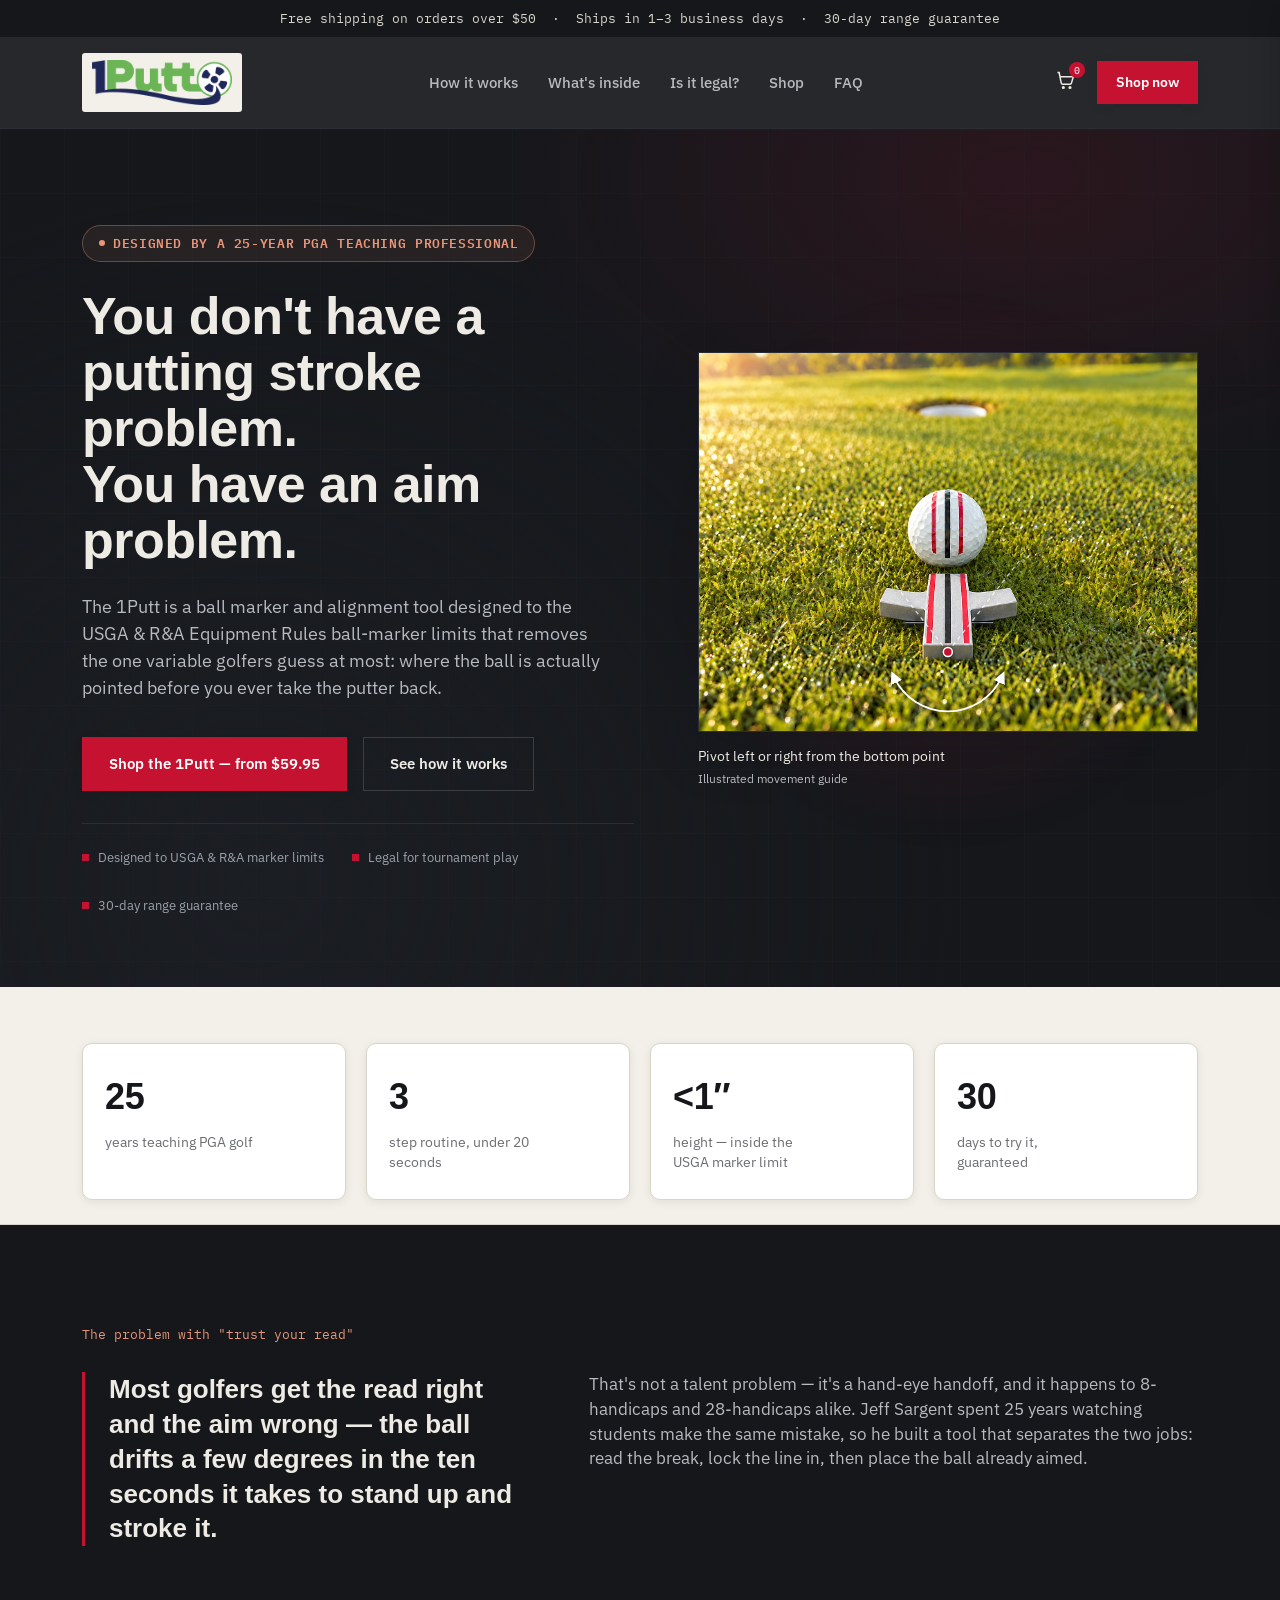
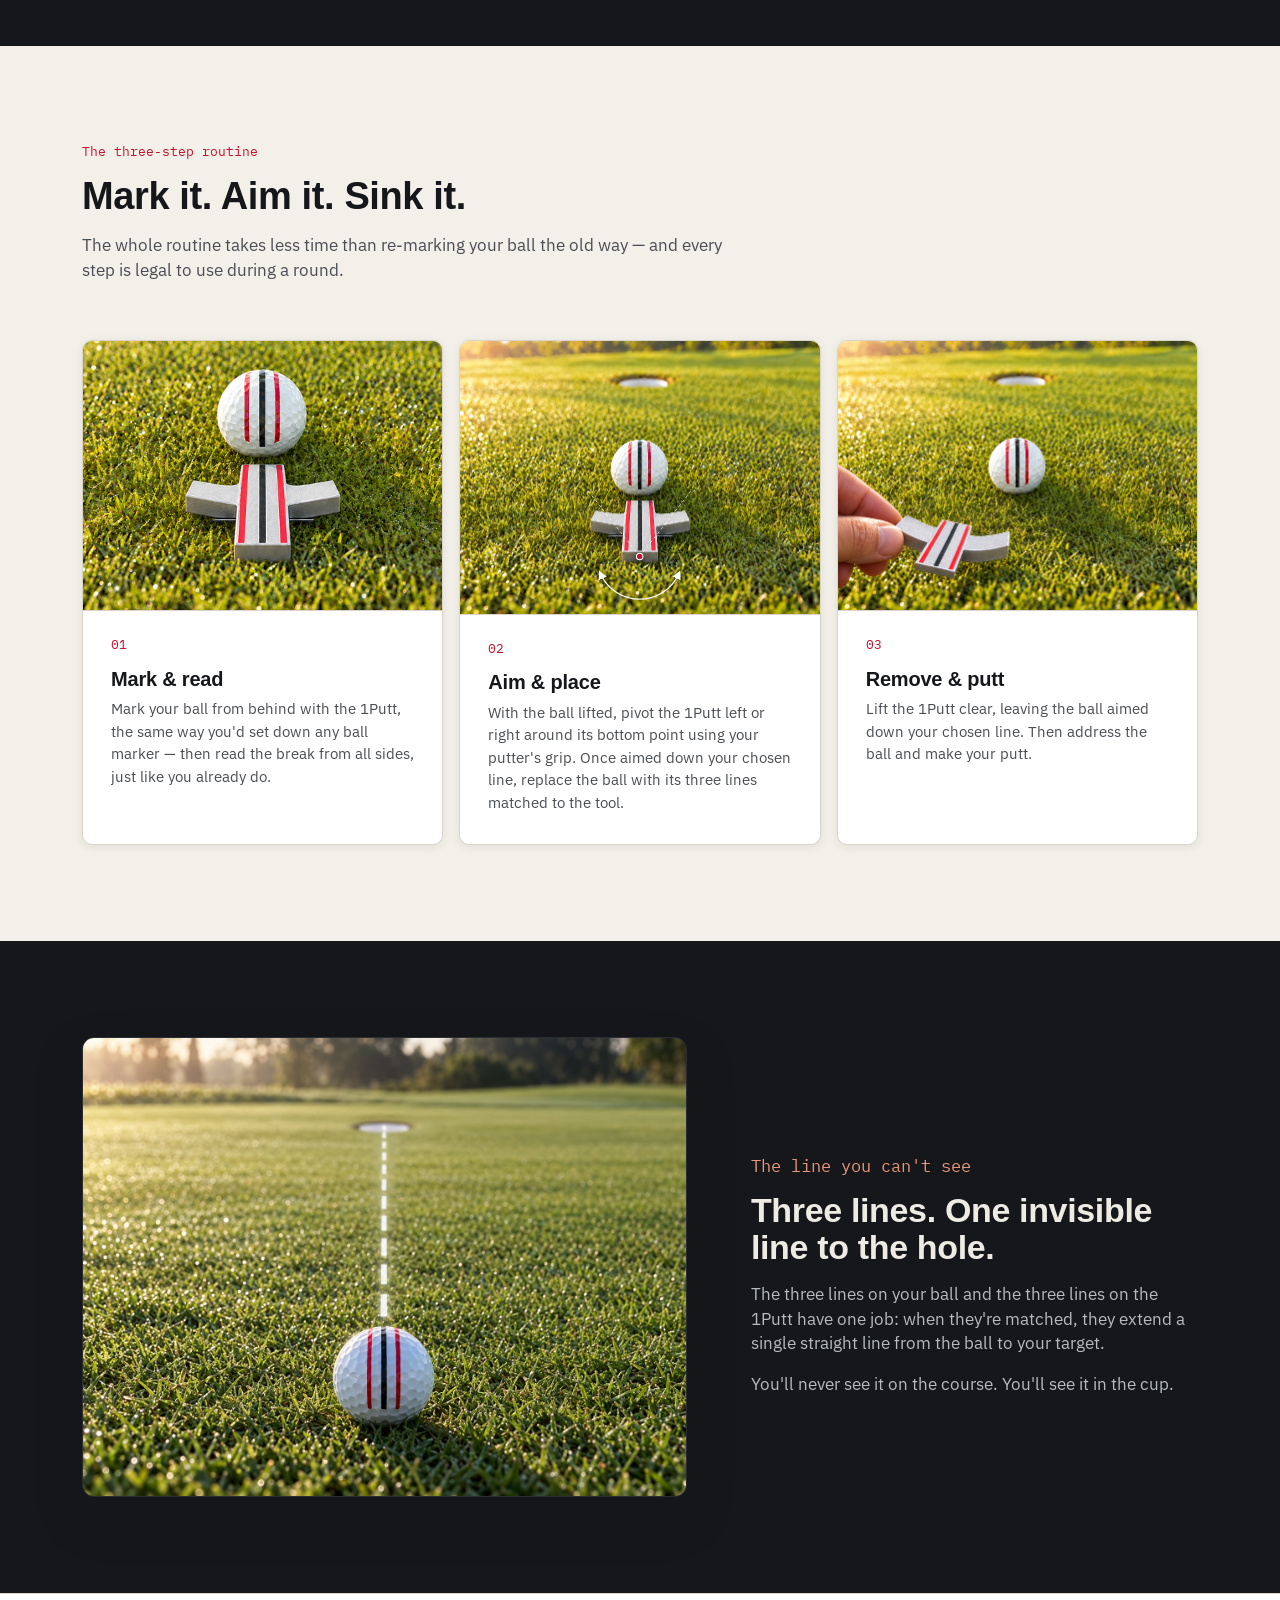
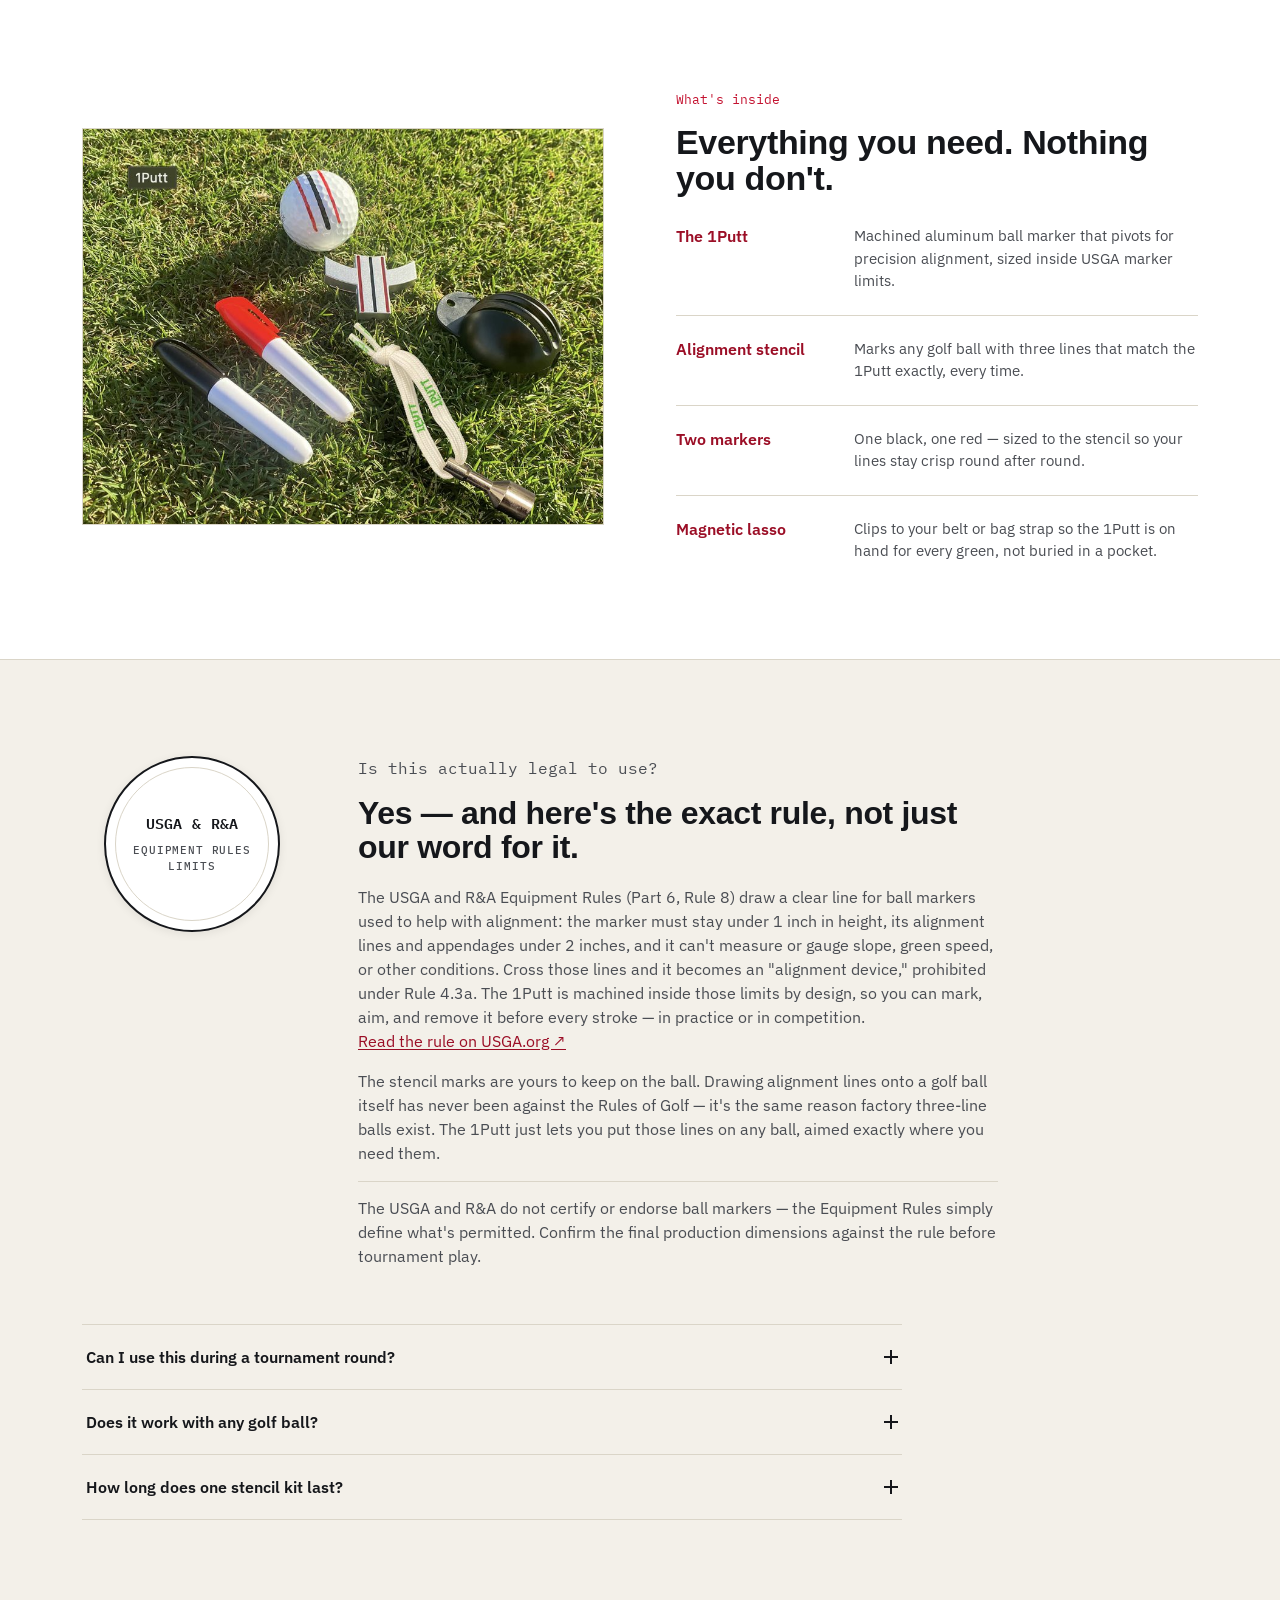
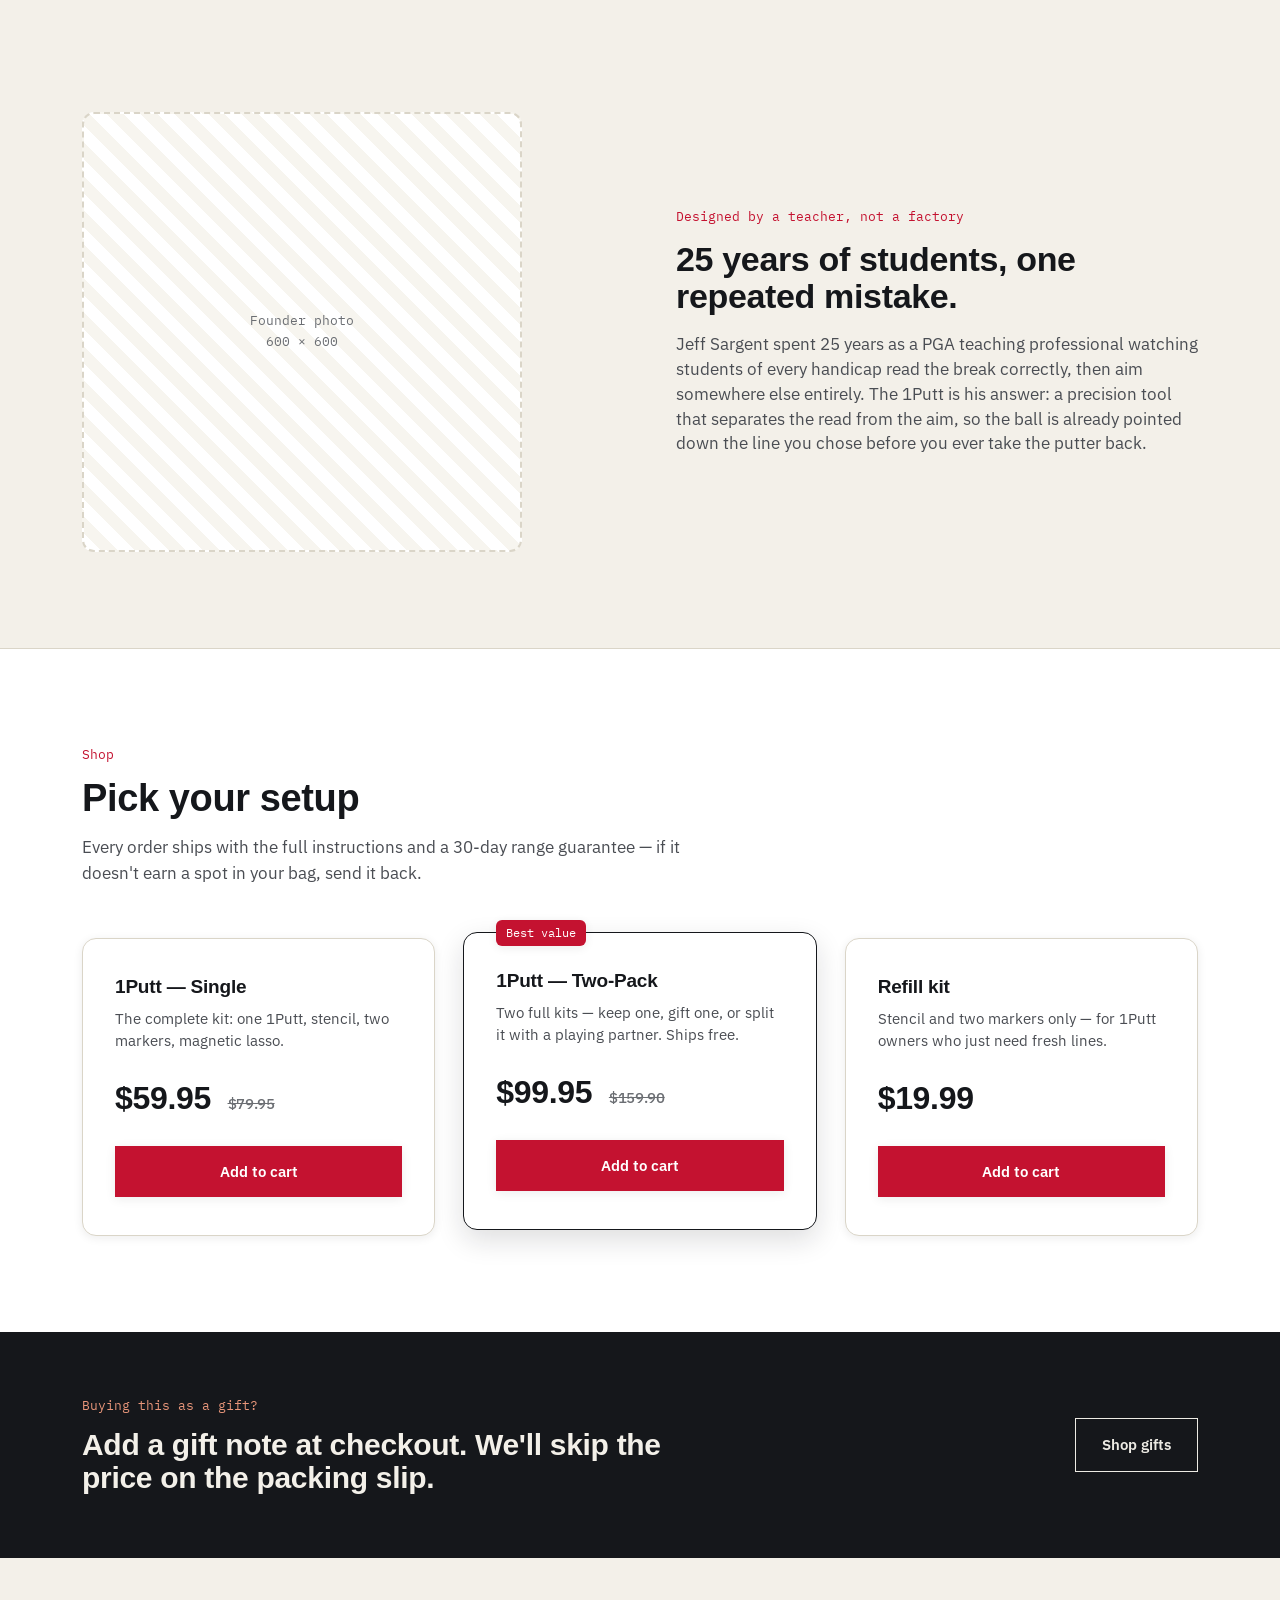
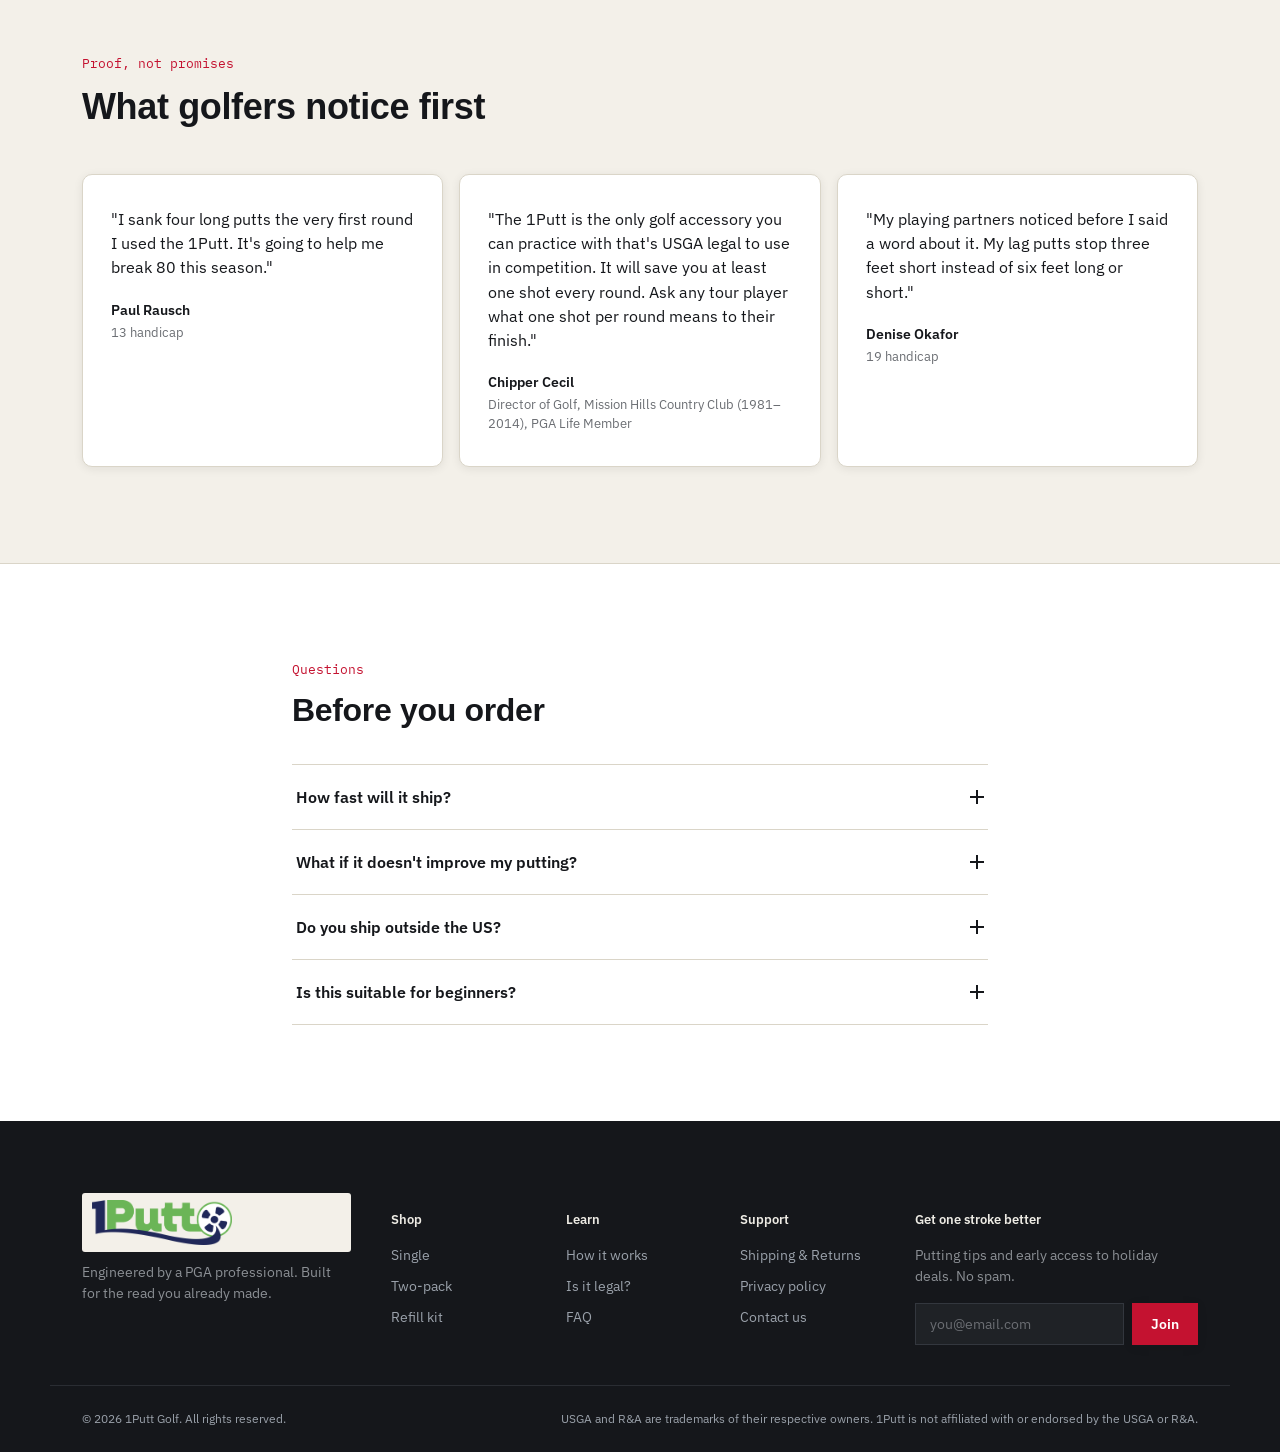
<file: index.html>
<!DOCTYPE html>
<html lang="en">
<head>
<meta charset="UTF-8">
<meta name="viewport" content="width=device-width, initial-scale=1.0">
<title>1Putt — The Alignment Tool Built to Fix One Variable</title>
<meta name="description" content="A putting alignment tool and ball marker built inside USGA & R&A Equipment Rules limits, engineered by a 25-year PGA teaching professional. Mark it. Read it. Sink it.">
<!-- Open Graph / link previews -->
<meta property="og:type" content="website">
<meta property="og:site_name" content="1Putt">
<meta property="og:title" content="1Putt — You don't have a putting stroke problem. You have an aim problem.">
<meta property="og:description" content="A ball marker and alignment tool built inside USGA &amp; R&amp;A Equipment Rules limits. Mark it. Read it. Aim it. Sink it.">
<meta property="og:image" content="https://1putt.netlify.app/assets/hero-aim.jpg">
<meta property="og:url" content="https://1putt.netlify.app/">
<meta name="twitter:card" content="summary_large_image">
<!-- TODO: replace this placeholder favicon with the real 1Putt mark before launch -->
<link rel="icon" href="data:image/svg+xml,%3Csvg xmlns='http://www.w3.org/2000/svg' viewBox='0 0 32 32'%3E%3Crect width='32' height='32' rx='6' fill='%2315171B'/%3E%3Ctext x='16' y='22' font-family='Arial' font-size='13' font-weight='800' fill='%23C41230' text-anchor='middle'%3E1P%3C/text%3E%3C/svg%3E">
<link rel="preconnect" href="https://fonts.googleapis.com">
<link rel="preconnect" href="https://fonts.gstatic.com" crossorigin>
<link href="https://fonts.googleapis.com/css2?family=Archivo+Expanded:wght@600;700;800&family=IBM+Plex+Sans:wght@400;500;600;700&family=IBM+Plex+Mono:wght@500;600&display=swap" rel="stylesheet">
<link rel="stylesheet" href="css/styles.css">
</head>
<body>

<!-- ============ ANNOUNCEMENT BAR ============ -->
<div class="announce">
  <p>Free shipping on orders over $50 &nbsp;·&nbsp; Ships in 1–3 business days &nbsp;·&nbsp; 30-day range guarantee</p>
</div>

<!-- ============ NAV ============ -->
<header class="nav" id="nav">
  <div class="nav-inner">
    <a href="#top" class="wordmark brand-logo" aria-label="1Putt home"><img src="assets/1putt-logo-transparent.png" alt="1Putt" width="200" height="65"></a>
    <nav class="nav-links">
      <a href="#how-it-works">How it works</a>
      <a href="#whats-inside">What's inside</a>
      <a href="#legal">Is it legal?</a>
      <a href="#pricing">Shop</a>
      <a href="#faq">FAQ</a>
    </nav>
    <div class="nav-actions">
      <button class="cart-btn" id="cartToggle" aria-label="Open cart">
        <svg width="20" height="20" viewBox="0 0 24 24" fill="none" stroke="currentColor" stroke-width="1.8"><path d="M3 3h2l2.4 12.4a2 2 0 0 0 2 1.6h8.4a2 2 0 0 0 2-1.6L22 8H6"/><circle cx="10" cy="21" r="1"/><circle cx="18" cy="21" r="1"/></svg>
        <span class="cart-count" id="cartCount">0</span>
      </button>
      <a href="#pricing" class="btn btn-primary btn-small">Shop now</a>
    </div>
  </div>
</header>

<main id="top">

  <!-- ============ HERO ============ -->
  <section class="hero">
    <div class="hero-inner">
      <div class="hero-copy">
        <p class="hero-kicker">Designed by a 25-year PGA teaching professional</p>
        <h1>You don't have a putting stroke problem.<br>You have an aim problem.</h1>
        <p class="hero-sub">The 1Putt is a ball marker and alignment tool designed to the USGA &amp; R&amp;A Equipment Rules ball-marker limits that removes the one variable golfers guess at most: where the ball is actually pointed before you ever take the putter back.</p>
        <div class="hero-actions">
          <a href="#pricing" class="btn btn-primary">Shop the 1Putt — from $59.95</a>
          <a href="#how-it-works" class="btn btn-ghost">See how it works</a>
        </div>
        <ul class="trust-row">
          <li>Designed to USGA &amp; R&amp;A marker limits</li>
          <li>Legal for tournament play</li>
          <li>30-day range guarantee</li>
        </ul>
      </div>
      <div class="hero-media">
        <div class="pivot-photo">
          <img src="assets/hero-aim.jpg" alt="1Putt behind the ball, with its curved wings facing the ball and hole. A diagram shows left and right rotation around the bottom point." loading="eager">
          <svg class="pivot-overlay" viewBox="0 0 1000 760" aria-hidden="true">
            <defs><marker id="hero-arrow" markerWidth="7" markerHeight="7" refX="3.5" refY="3.5" orient="auto-start-reverse"><path d="M0 0 L7 3.5 L0 7Z" fill="#fff"/></marker></defs>
            <path class="pivot-ray" d="M500 600 L354 414 M500 600 L646 414"/>
            <path class="pivot-arc" d="M392 650 A119 119 0 0 0 608 650" marker-start="url(#hero-arrow)" marker-end="url(#hero-arrow)"/>
            <circle cx="500" cy="600" r="9" fill="#C41230" stroke="#fff" stroke-width="3"/>
          </svg>
        </div>
        <p class="pivot-caption">Pivot left or right from the bottom point <span>Illustrated movement guide</span></p>
        <!-- LAUNCH PRIORITY: record a 15–30 second demo clip (phone video is fine):
             mark -> aim -> place -> remove -> ball rolls end-over-end into the cup.
             Embed it here or above the step photos with a visible play control. -->
      </div>
    </div>
  </section>

  <!-- ============ SPEC STRIP ============ -->
  <section class="spec-strip">
    <div class="spec-strip-inner">
      <div class="spec">
        <span class="spec-num">25</span>
        <span class="spec-label">years teaching PGA golf</span>
      </div>
      <div class="spec">
        <span class="spec-num">3</span>
        <span class="spec-label">step routine, under 20 seconds</span>
      </div>
      <div class="spec">
        <span class="spec-num">&lt;1&Prime;</span>
        <span class="spec-label">height — inside the USGA marker limit</span>
      </div>
      <div class="spec">
        <span class="spec-num">30</span>
        <span class="spec-label">days to try it, guaranteed</span>
      </div>
    </div>
  </section>

  <!-- ============ THE PROBLEM (dark editorial) ============ -->
  <section class="editorial">
    <div class="editorial-inner">
      <div class="editorial-label">The problem with "trust your read"</div>
      <div class="editorial-grid">
        <p class="editorial-lede">Most golfers get the read right and the aim wrong — the ball drifts a few degrees in the ten seconds it takes to stand up and stroke it.</p>
        <div class="editorial-body">
          <p>That's not a talent problem — it's a hand-eye handoff, and it happens to 8-handicaps and 28-handicaps alike. Jeff Sargent spent 25 years watching students make the same mistake, so he built a tool that separates the two jobs: read the break, lock the line in, then place the ball already aimed.</p>
        </div>
      </div>
    </div>
  </section>

  <!-- ============ HOW IT WORKS ============ -->
  <section class="how-it-works" id="how-it-works">
    <div class="section-inner">
      <p class="section-kicker">The three-step routine</p>
      <h2>Mark it. Aim it. Sink it.</h2>
      <p class="section-sub">The whole routine takes less time than re-marking your ball the old way — and every step is legal to use during a round.</p>

      <div class="steps-grid">
        <div class="step">
          <div class="step-media">
            <img src="assets/step-1.jpg" alt="Close-up of the 1Putt behind the ball, curved wings facing the ball and hole" loading="lazy">
          </div>
          <div class="step-body">
            <span class="step-index">01</span>
            <h3>Mark &amp; read</h3>
            <p>Mark your ball from behind with the 1Putt, the same way you'd set down any ball marker — then read the break from all sides, just like you already do.</p>
          </div>
        </div>
        <div class="step">
          <div class="step-media pivot-step">
            <div class="pivot-photo">
              <img src="assets/hero-aim.jpg" alt="The hero photograph of the 1Putt behind the ball, aligned to the hole, with a left and right rear pivot guide" loading="lazy">
              <svg class="pivot-overlay" viewBox="0 0 1000 760" aria-hidden="true">
                <defs><marker id="step-arrow" markerWidth="7" markerHeight="7" refX="3.5" refY="3.5" orient="auto-start-reverse"><path d="M0 0 L7 3.5 L0 7Z" fill="#fff"/></marker></defs>
                <path class="pivot-ray" d="M500 600 L354 414 M500 600 L646 414"/>
                <path class="pivot-arc" d="M392 650 A119 119 0 0 0 608 650" marker-start="url(#step-arrow)" marker-end="url(#step-arrow)"/>
                <circle cx="500" cy="600" r="9" fill="#C41230" stroke="#fff" stroke-width="3"/>
              </svg>
            </div>
          </div>
          <div class="step-body">
            <span class="step-index">02</span>
            <h3>Aim &amp; place</h3>
            <p>With the ball lifted, pivot the 1Putt left or right around its bottom point using your putter's grip. Once aimed down your chosen line, replace the ball with its three lines matched to the tool.</p>
          </div>
        </div>
        <div class="step">
          <div class="step-media">
            <img src="assets/step-3.jpg" alt="Viewed from behind the ball: a hand lifts the 1Putt clear of the putting line, with the ball's stripes aimed at the cup" loading="lazy">
          </div>
          <div class="step-body">
            <span class="step-index">03</span>
            <h3>Remove &amp; putt</h3>
            <p>Lift the 1Putt clear, leaving the ball aimed down your chosen line. Then address the ball and make your putt.</p>
          </div>
        </div>
      </div>
    </div>
  </section>

  <!-- ============ INVISIBLE LINE ============ -->
  <section class="line-section">
    <div class="section-inner line-grid">
      <div class="line-media">
        <img src="assets/aim-line.jpg" alt="A dashed aiming line extends from the three lines on the ball straight to the hole" loading="lazy">
      </div>
      <div class="line-copy">
        <p class="section-kicker">The line you can't see</p>
        <h2>Three lines. One invisible line to the hole.</h2>
        <p>The three lines on your ball and the three lines on the 1Putt have one job: when they're matched, they extend a single straight line from the ball to your target.</p>
        <p>You'll never see it on the course. You'll see it in the cup.</p>
      </div>
    </div>
  </section>

  <!-- ============ WHAT'S INSIDE ============ -->
  <section class="whats-inside" id="whats-inside">
    <div class="section-inner two-col">
      <div class="wi-media">
        <img src="assets/product-kit.jpg" alt="The full 1Putt kit: alignment tool, stencil, two markers, and a magnetic lasso" loading="lazy">
      </div>
      <div class="wi-copy">
        <p class="section-kicker">What's inside</p>
        <h2>Everything you need. Nothing you don't.</h2>
        <ul class="kit-list">
          <li>
            <span class="kit-name">The 1Putt</span>
            <span class="kit-desc">Machined aluminum ball marker that pivots for precision alignment, sized inside USGA marker limits.</span>
          </li>
          <li>
            <span class="kit-name">Alignment stencil</span>
            <span class="kit-desc">Marks any golf ball with three lines that match the 1Putt exactly, every time.</span>
          </li>
          <li>
            <span class="kit-name">Two markers</span>
            <span class="kit-desc">One black, one red — sized to the stencil so your lines stay crisp round after round.</span>
          </li>
          <li>
            <span class="kit-name">Magnetic lasso</span>
            <span class="kit-desc">Clips to your belt or bag strap so the 1Putt is on hand for every green, not buried in a pocket.</span>
          </li>
        </ul>
      </div>
    </div>
  </section>

  <!-- ============ LEGALITY / TRUST ============ -->
  <section class="legal-section" id="legal">
    <div class="section-inner">
      <div class="legal-grid">
        <div class="legal-badge">
          <div class="badge-box">
            <span class="badge-rule">USGA &amp; R&amp;A</span>
            <span class="badge-line small">Equipment Rules limits</span>
          </div>
        </div>
        <div class="legal-copy">
          <p class="section-kicker">Is this actually legal to use?</p>
          <h2>Yes — and here's the exact rule, not just our word for it.</h2>
          <p>The USGA and R&A Equipment Rules (Part 6, Rule 8) draw a clear line for ball markers used to help with alignment: the marker must stay under 1 inch in height, its alignment lines and appendages under 2 inches, and it can't measure or gauge slope, green speed, or other conditions. Cross those lines and it becomes an "alignment device," prohibited under Rule 4.3a. The 1Putt is machined inside those limits by design, so you can mark, aim, and remove it before every stroke — in practice or in competition. <a class="rule-link" href="https://www.usga.org/equipment-standards/equipment-rules-2019/equipment-rules/part-6-rule-8.html" target="_blank" rel="noopener">Read the rule on USGA.org ↗</a></p>
          <p>The stencil marks are yours to keep on the ball. Drawing alignment lines onto a golf ball itself has never been against the Rules of Golf — it's the same reason factory three-line balls exist. The 1Putt just lets you put those lines on any ball, aimed exactly where you need them.</p>
          <p class="legal-note">The USGA and R&A do not certify or endorse ball markers — the Equipment Rules simply define what's permitted. Confirm the final production dimensions against the rule before tournament play.</p>
        </div>
      </div>

      <div class="accordion" data-accordion>
        <div class="accordion-item">
          <button class="accordion-trigger">
            <span>Can I use this during a tournament round?</span>
            <span class="accordion-icon"></span>
          </button>
          <div class="accordion-panel">
            <p>Yes. The 1Putt is designed to the USGA/R&A ball-marker limits, so it can be used to mark, align, and remove during stroke and match play — not just on the practice green. Confirm final production dimensions against the rule if you compete.</p>
          </div>
        </div>
        <div class="accordion-item">
          <button class="accordion-trigger">
            <span>Does it work with any golf ball?</span>
            <span class="accordion-icon"></span>
          </button>
          <div class="accordion-panel">
            <p>Yes. The stencil fits any standard golf ball, so you can mark your current supply — no need to switch to a specific ball brand or model.</p>
          </div>
        </div>
        <div class="accordion-item">
          <button class="accordion-trigger">
            <span>How long does one stencil kit last?</span>
            <span class="accordion-icon"></span>
          </button>
          <div class="accordion-panel">
            <p>Most golfers get a full season of marking out of the included markers. Refill kits (stencil + two markers) are available separately once the aluminum 1Putt itself — which doesn't wear out — is already in your bag.</p>
          </div>
        </div>
      </div>
    </div>
  </section>

  <!-- ============ FOUNDER ============ -->
  <!-- TODO: add a real photo of Jeff (square, ~600x600) and confirm bio details with him before launch. -->
  <section class="founder" id="founder">
    <div class="section-inner two-col">
      <div class="founder-media">
        <!-- Replace this placeholder with: <img src="assets/founder.jpg" alt="Jeff Sargent, PGA teaching professional and designer of the 1Putt" loading="lazy"> -->
        <div class="founder-photo" aria-hidden="true">
          <span>Founder photo<br>600 × 600</span>
        </div>
      </div>
      <div class="founder-copy">
        <p class="section-kicker">Designed by a teacher, not a factory</p>
        <h2>25 years of students, one repeated mistake.</h2>
        <p class="founder-body">Jeff Sargent spent 25 years as a PGA teaching professional watching students of every handicap read the break correctly, then aim somewhere else entirely. The 1Putt is his answer: a precision tool that separates the read from the aim, so the ball is already pointed down the line you chose before you ever take the putter back.</p>
        <!-- TODO: get a short, approved quote from Jeff for here, e.g. "I built the tool my students kept asking for." -->
      </div>
    </div>
  </section>

  <!-- ============ PRICING ============ -->
  <section class="pricing" id="pricing">
    <div class="section-inner">
      <p class="section-kicker">Shop</p>
      <h2>Pick your setup</h2>
      <p class="section-sub">Every order ships with the full instructions and a 30-day range guarantee — if it doesn't earn a spot in your bag, send it back.</p>

      <div class="price-grid">

        <div class="price-card" data-product data-id="single" data-name="1Putt — Single" data-price="59.95">
          <h3>1Putt — Single</h3>
          <p class="price-desc">The complete kit: one 1Putt, stencil, two markers, magnetic lasso.</p>
          <div class="price-amount">$59.95 <span class="price-was">$79.95</span></div>
          <button class="btn btn-primary btn-full" data-add-to-cart>Add to cart</button>
        </div>

        <div class="price-card featured" data-product data-id="twopack" data-name="1Putt — Two-Pack" data-price="99.95">
          <span class="price-flag">Best value</span>
          <h3>1Putt — Two-Pack</h3>
          <p class="price-desc">Two full kits — keep one, gift one, or split it with a playing partner. Ships free.</p>
          <div class="price-amount">$99.95 <span class="price-was">$159.90</span></div>
          <button class="btn btn-primary btn-full" data-add-to-cart>Add to cart</button>
        </div>

        <div class="price-card" data-product data-id="refill" data-name="Refill Kit" data-price="19.99">
          <h3>Refill kit</h3>
          <p class="price-desc">Stencil and two markers only — for 1Putt owners who just need fresh lines.</p>
          <div class="price-amount">$19.99</div>
          <button class="btn btn-primary btn-full" data-add-to-cart>Add to cart</button>
        </div>

      </div>
    </div>
  </section>

  <!-- ============ GIFT BANNER ============ -->
  <section class="gift-banner">
    <div class="gift-inner">
      <div>
        <p class="section-kicker light">Buying this as a gift?</p>
        <h2>Add a gift note at checkout. We'll skip the price on the packing slip.</h2>
      </div>
      <a href="#pricing" class="btn btn-outline-light">Shop gifts</a>
    </div>
  </section>

  <!-- ============ TESTIMONIALS ============ -->
  <!-- TODO (before launch): keep each testimonial only with written permission on file.
       Confirm names, handicaps, and Chipper Cecil's title/quote wording with him directly. -->
  <section class="testimonials">
    <div class="section-inner">
      <p class="section-kicker">Proof, not promises</p>
      <h2>What golfers notice first</h2>
      <div class="testi-grid">
        <blockquote class="testi">
          <p>"I sank four long putts the very first round I used the 1Putt. It's going to help me break 80 this season."</p>
          <cite>Paul Rausch <span>13 handicap</span></cite>
        </blockquote>
        <blockquote class="testi">
          <p>"The 1Putt is the only golf accessory you can practice with that's USGA legal to use in competition. It will save you at least one shot every round. Ask any tour player what one shot per round means to their finish."</p>
          <cite>Chipper Cecil <span>Director of Golf, Mission Hills Country Club (1981–2014), PGA Life Member</span></cite>
        </blockquote>
        <blockquote class="testi">
          <p>"My playing partners noticed before I said a word about it. My lag putts stop three feet short instead of six feet long or short."</p>
          <cite>Denise Okafor <span>19 handicap</span></cite>
        </blockquote>
      </div>
    </div>
  </section>

  <!-- ============ FAQ ============ -->
  <section class="faq" id="faq">
    <div class="section-inner narrow">
      <p class="section-kicker">Questions</p>
      <h2>Before you order</h2>
      <div class="accordion" data-accordion>
        <div class="accordion-item">
          <button class="accordion-trigger"><span>How fast will it ship?</span><span class="accordion-icon"></span></button>
          <div class="accordion-panel"><p>Orders placed before 1pm ET ship the same business day. Standard delivery is 1–3 business days within the continental US.</p></div>
        </div>
        <div class="accordion-item">
          <button class="accordion-trigger"><span>What if it doesn't improve my putting?</span><span class="accordion-icon"></span></button>
          <div class="accordion-panel"><p>Use it for 30 days. If it hasn't earned a permanent spot in your bag, send it back for a full refund — no restocking fee.</p></div>
        </div>
        <div class="accordion-item">
          <button class="accordion-trigger"><span>Do you ship outside the US?</span><span class="accordion-icon"></span></button>
          <div class="accordion-panel"><p>Yes, we ship worldwide. International orders typically arrive within 7–14 business days.</p></div>
        </div>
        <div class="accordion-item">
          <button class="accordion-trigger"><span>Is this suitable for beginners?</span><span class="accordion-icon"></span></button>
          <div class="accordion-panel"><p>Yes — the 1Putt is built to remove a variable, not add a skill to learn. Beginners and low-handicap players use the exact same routine.</p></div>
        </div>
      </div>
    </div>
  </section>

  <!-- ============ FOOTER / EMAIL CAPTURE ============ -->
  <footer class="footer">
    <div class="footer-inner">
      <div class="footer-col brand-col">
        <a href="#top" class="wordmark brand-logo footer-logo" aria-label="1Putt home"><img src="assets/1putt-logo-transparent.png" alt="1Putt" width="200" height="65"></a>
        <p class="footer-tag">Engineered by a PGA professional. Built for the read you already made.</p>
      </div>
      <div class="footer-col">
        <h4>Shop</h4>
        <a href="#pricing">Single</a>
        <a href="#pricing">Two-pack</a>
        <a href="#pricing">Refill kit</a>
      </div>
      <div class="footer-col">
        <h4>Learn</h4>
        <a href="#how-it-works">How it works</a>
        <a href="#legal">Is it legal?</a>
        <a href="#faq">FAQ</a>
      </div>
      <div class="footer-col">
        <h4>Support</h4>
        <a href="shipping.html">Shipping &amp; Returns</a>
        <a href="privacy.html">Privacy policy</a>
        <a href="contact.html">Contact us</a>
      </div>
      <div class="footer-col email-col">
        <h4>Get one stroke better</h4>
        <p class="footer-tag">Putting tips and early access to holiday deals. No spam.</p>
        <form class="email-form" id="emailForm">
          <input type="email" placeholder="you@email.com" required aria-label="Email address">
          <button type="submit" class="btn btn-primary btn-small">Join</button>
        </form>
        <p class="email-note" id="emailNote" hidden>Email signup goes live with the store — we'll confirm your subscription then.</p>
      </div>
    </div>
    <div class="footer-bottom">
      <p>&copy; 2026 1Putt Golf. All rights reserved.</p>
      <p>USGA and R&amp;A are trademarks of their respective owners. 1Putt is not affiliated with or endorsed by the USGA or R&amp;A.</p>
    </div>
  </footer>

</main>

<!-- ============ MOBILE STICKY BUY BAR ============ -->
<div class="mobile-bar" id="mobileBar">
  <div>
    <span class="mobile-bar-name">1Putt — Single</span>
    <span class="mobile-bar-price">$59.95</span>
  </div>
  <a href="#pricing" class="btn btn-primary btn-small">Shop now</a>
</div>

<!-- ============ CART DRAWER ============ -->
<div class="cart-overlay" id="cartOverlay"></div>
<aside class="cart-drawer" id="cartDrawer" aria-hidden="true">
  <div class="cart-header">
    <h3>Your cart</h3>
    <button id="cartClose" aria-label="Close cart">&times;</button>
  </div>
  <div class="cart-items" id="cartItems">
    <p class="cart-empty" id="cartEmpty">Your cart is empty. Head back to the shop to add a 1Putt.</p>
  </div>
  <div class="cart-footer">
    <div class="cart-subtotal">
      <span>Subtotal</span>
      <span id="cartSubtotal">$0.00</span>
    </div>
    <p class="cart-shipping-note" id="shippingNote">Add $50.00 more for free shipping</p>
    <button class="btn btn-primary btn-full" id="checkoutBtn">Checkout</button>
    <p class="cart-fine-print">Checkout connects to your payment processor once configured — see README.md.</p>
  </div>
</aside>

<!-- TODO: add analytics before launch (GA4 and/or Meta Pixel), then track add-to-cart, checkout start, and purchase. -->
<script src="js/script.js"></script>
</body>
</html>
</file>
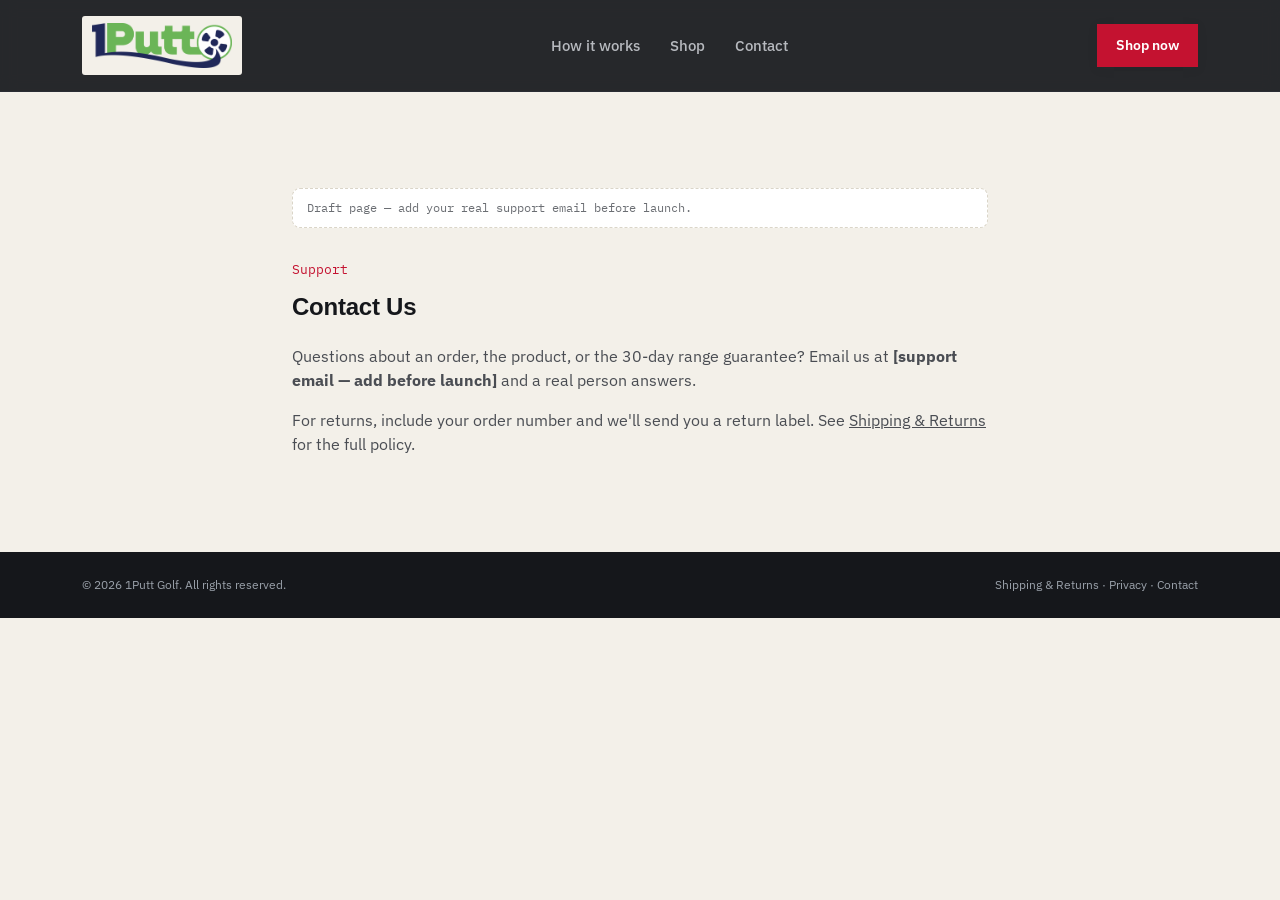
<file: contact.html>
<!DOCTYPE html>
<html lang="en">
<head>
<meta charset="UTF-8">
<meta name="viewport" content="width=device-width, initial-scale=1.0">
<title>Contact — 1Putt</title>
<meta name="robots" content="noindex">
<link rel="icon" href="data:image/svg+xml,%3Csvg xmlns='http://www.w3.org/2000/svg' viewBox='0 0 32 32'%3E%3Crect width='32' height='32' rx='6' fill='%2315171B'/%3E%3Ctext x='16' y='22' font-family='Arial' font-size='13' font-weight='800' fill='%23C41230' text-anchor='middle'%3E1P%3C/text%3E%3C/svg%3E">
<link rel="preconnect" href="https://fonts.googleapis.com">
<link rel="preconnect" href="https://fonts.gstatic.com" crossorigin>
<link href="https://fonts.googleapis.com/css2?family=Archivo+Expanded:wght@600;700;800&family=IBM+Plex+Sans:wght@400;500;600;700&family=IBM+Plex+Mono:wght@500;600&display=swap" rel="stylesheet">
<link rel="stylesheet" href="css/styles.css">
</head>
<body>
<header class="nav">
  <div class="nav-inner">
    <a href="index.html" class="wordmark brand-logo" aria-label="1Putt home"><img src="assets/1putt-logo-transparent.png" alt="1Putt" width="200" height="65"></a>
    <nav class="nav-links">
      <a href="index.html#how-it-works">How it works</a>
      <a href="index.html#pricing">Shop</a>
      <a href="contact.html">Contact</a>
    </nav>
    <a href="index.html#pricing" class="btn btn-primary btn-small">Shop now</a>
  </div>
</header>
<main>
  <section>
    <div class="section-inner narrow">
      <p class="draft-note">Draft page — add your real support email before launch.</p>
      <p class="section-kicker">Support</p>
      <h2>Contact Us</h2>
      <!-- TODO: replace with your real support email and business name before launch. -->
      <p style="color:var(--ink-2);margin-top:24px;">Questions about an order, the product, or the 30-day range guarantee? Email us at <strong>[support email — add before launch]</strong> and a real person answers.</p>
      <p style="color:var(--ink-2);margin-top:16px;">For returns, include your order number and we'll send you a return label. See <a href="shipping.html" style="text-decoration:underline;">Shipping & Returns</a> for the full policy.</p>
    </div>
  </section>
</main>
<footer class="footer">
  <div class="footer-bottom" style="border-top:none;">
    <p>&copy; 2026 1Putt Golf. All rights reserved.</p>
    <p><a href="shipping.html" style="color:#9AA1AA;">Shipping & Returns</a> · <a href="privacy.html" style="color:#9AA1AA;">Privacy</a> · <a href="contact.html" style="color:#9AA1AA;">Contact</a></p>
  </div>
</footer>
</body>
</html>
</file>
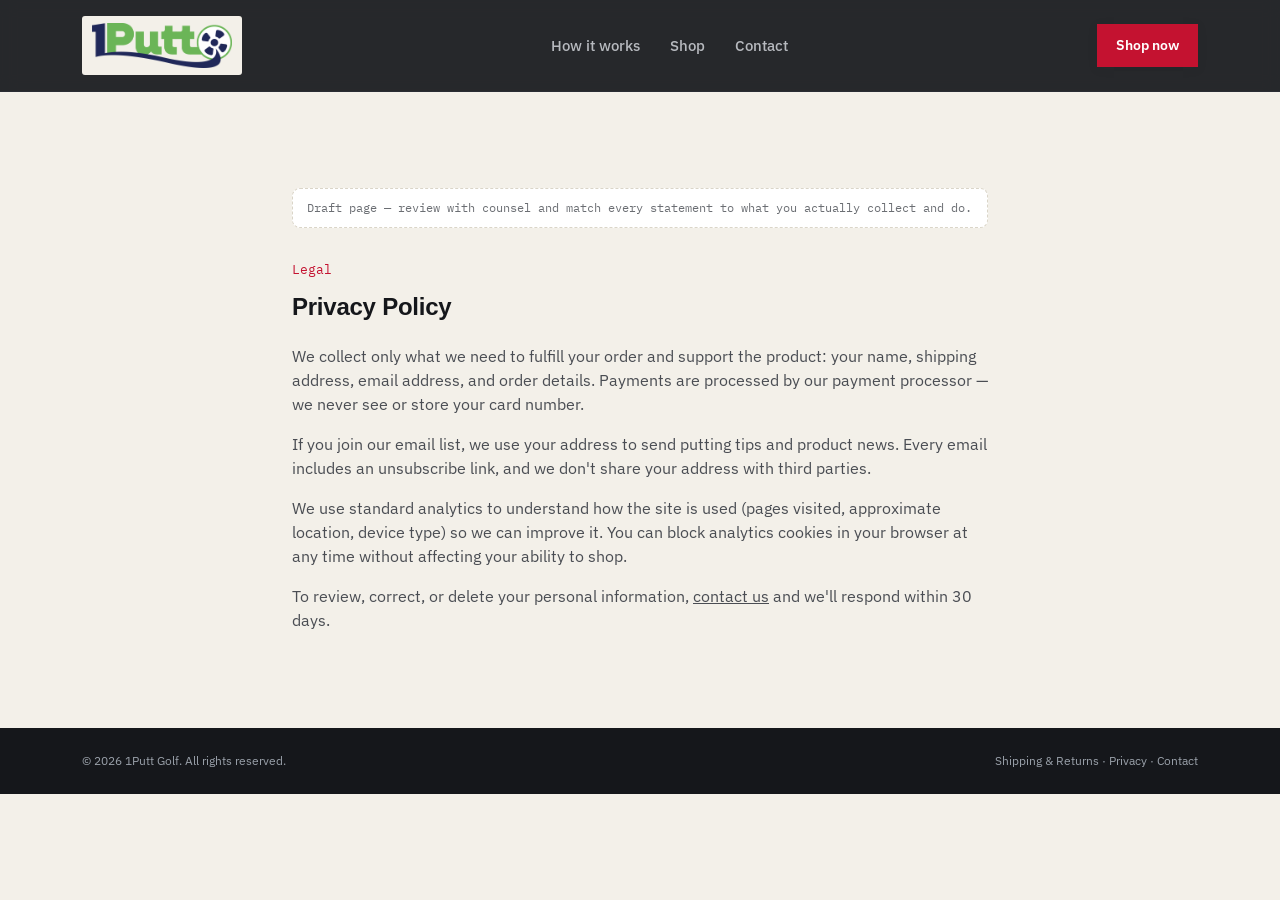
<file: privacy.html>
<!DOCTYPE html>
<html lang="en">
<head>
<meta charset="UTF-8">
<meta name="viewport" content="width=device-width, initial-scale=1.0">
<title>Privacy Policy — 1Putt</title>
<meta name="robots" content="noindex">
<link rel="icon" href="data:image/svg+xml,%3Csvg xmlns='http://www.w3.org/2000/svg' viewBox='0 0 32 32'%3E%3Crect width='32' height='32' rx='6' fill='%2315171B'/%3E%3Ctext x='16' y='22' font-family='Arial' font-size='13' font-weight='800' fill='%23C41230' text-anchor='middle'%3E1P%3C/text%3E%3C/svg%3E">
<link rel="preconnect" href="https://fonts.googleapis.com">
<link rel="preconnect" href="https://fonts.gstatic.com" crossorigin>
<link href="https://fonts.googleapis.com/css2?family=Archivo+Expanded:wght@600;700;800&family=IBM+Plex+Sans:wght@400;500;600;700&family=IBM+Plex+Mono:wght@500;600&display=swap" rel="stylesheet">
<link rel="stylesheet" href="css/styles.css">
</head>
<body>
<header class="nav">
  <div class="nav-inner">
    <a href="index.html" class="wordmark brand-logo" aria-label="1Putt home"><img src="assets/1putt-logo-transparent.png" alt="1Putt" width="200" height="65"></a>
    <nav class="nav-links">
      <a href="index.html#how-it-works">How it works</a>
      <a href="index.html#pricing">Shop</a>
      <a href="contact.html">Contact</a>
    </nav>
    <a href="index.html#pricing" class="btn btn-primary btn-small">Shop now</a>
  </div>
</header>
<main>
  <section>
    <div class="section-inner narrow">
      <p class="draft-note">Draft page — review with counsel and match every statement to what you actually collect and do.</p>
      <p class="section-kicker">Legal</p>
      <h2>Privacy Policy</h2>
      <!-- DRAFT: review with counsel before launch. Update the payment-processor and
           email-provider names to match what you actually use. -->
      <p style="color:var(--ink-2);margin-top:24px;">We collect only what we need to fulfill your order and support the product: your name, shipping address, email address, and order details. Payments are processed by our payment processor — we never see or store your card number.</p>
      <p style="color:var(--ink-2);margin-top:16px;">If you join our email list, we use your address to send putting tips and product news. Every email includes an unsubscribe link, and we don't share your address with third parties.</p>
      <p style="color:var(--ink-2);margin-top:16px;">We use standard analytics to understand how the site is used (pages visited, approximate location, device type) so we can improve it. You can block analytics cookies in your browser at any time without affecting your ability to shop.</p>
      <p style="color:var(--ink-2);margin-top:16px;">To review, correct, or delete your personal information, <a href="contact.html" style="text-decoration:underline;">contact us</a> and we'll respond within 30 days.</p>
    </div>
  </section>
</main>
<footer class="footer">
  <div class="footer-bottom" style="border-top:none;">
    <p>&copy; 2026 1Putt Golf. All rights reserved.</p>
    <p><a href="shipping.html" style="color:#9AA1AA;">Shipping & Returns</a> · <a href="privacy.html" style="color:#9AA1AA;">Privacy</a> · <a href="contact.html" style="color:#9AA1AA;">Contact</a></p>
  </div>
</footer>
</body>
</html>
</file>
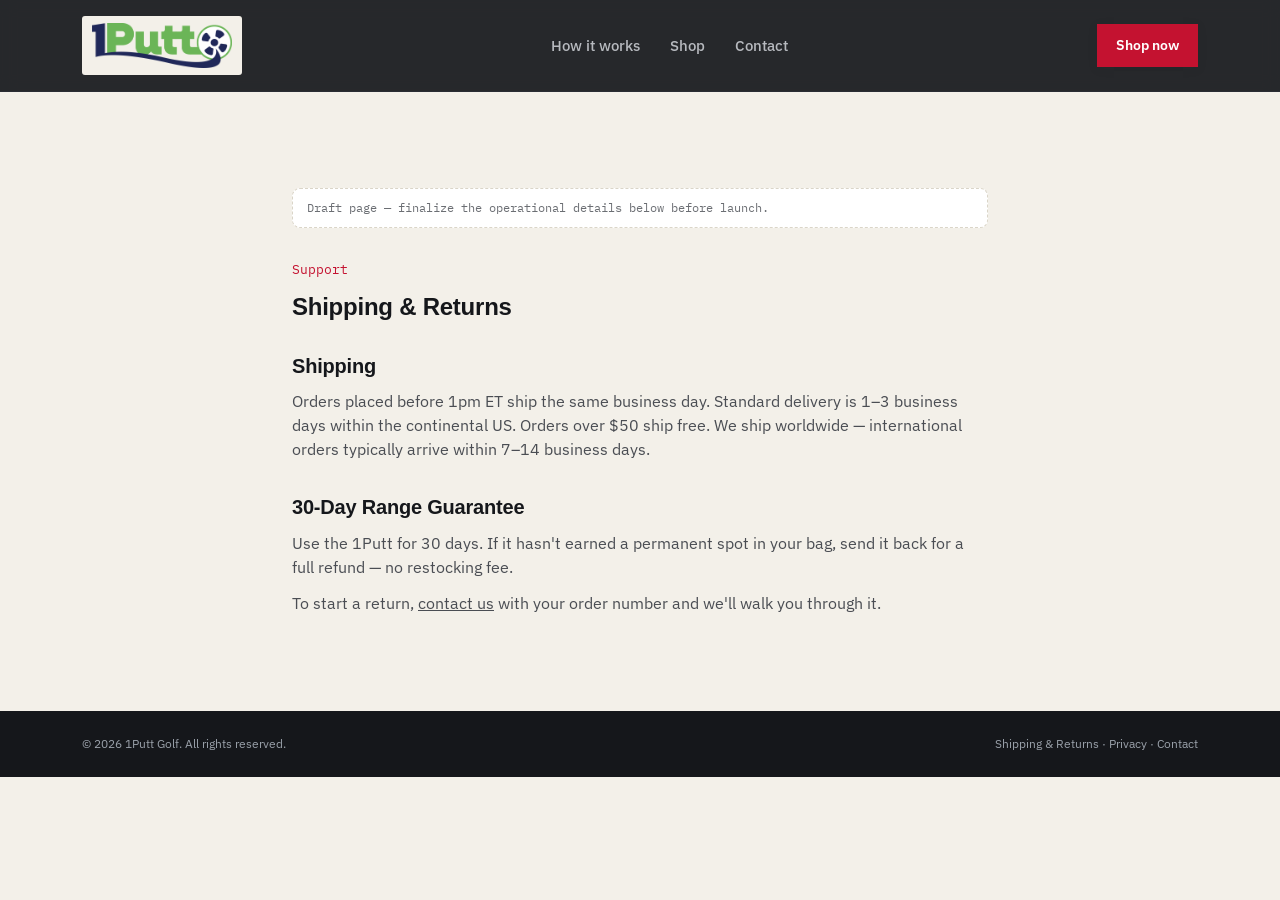
<file: shipping.html>
<!DOCTYPE html>
<html lang="en">
<head>
<meta charset="UTF-8">
<meta name="viewport" content="width=device-width, initial-scale=1.0">
<title>Shipping & Returns — 1Putt</title>
<meta name="robots" content="noindex">
<link rel="icon" href="data:image/svg+xml,%3Csvg xmlns='http://www.w3.org/2000/svg' viewBox='0 0 32 32'%3E%3Crect width='32' height='32' rx='6' fill='%2315171B'/%3E%3Ctext x='16' y='22' font-family='Arial' font-size='13' font-weight='800' fill='%23C41230' text-anchor='middle'%3E1P%3C/text%3E%3C/svg%3E">
<link rel="preconnect" href="https://fonts.googleapis.com">
<link rel="preconnect" href="https://fonts.gstatic.com" crossorigin>
<link href="https://fonts.googleapis.com/css2?family=Archivo+Expanded:wght@600;700;800&family=IBM+Plex+Sans:wght@400;500;600;700&family=IBM+Plex+Mono:wght@500;600&display=swap" rel="stylesheet">
<link rel="stylesheet" href="css/styles.css">
</head>
<body>
<header class="nav">
  <div class="nav-inner">
    <a href="index.html" class="wordmark brand-logo" aria-label="1Putt home"><img src="assets/1putt-logo-transparent.png" alt="1Putt" width="200" height="65"></a>
    <nav class="nav-links">
      <a href="index.html#how-it-works">How it works</a>
      <a href="index.html#pricing">Shop</a>
      <a href="contact.html">Contact</a>
    </nav>
    <a href="index.html#pricing" class="btn btn-primary btn-small">Shop now</a>
  </div>
</header>
<main>
  <section>
    <div class="section-inner narrow">
      <p class="draft-note">Draft page — finalize the operational details below before launch.</p>
      <p class="section-kicker">Support</p>
      <h2>Shipping & Returns</h2>
      <h3 style="margin-top:36px;font-size:20px;">Shipping</h3>
      <p style="color:var(--ink-2);margin-top:12px;">Orders placed before 1pm ET ship the same business day. Standard delivery is 1–3 business days within the continental US. Orders over $50 ship free. We ship worldwide — international orders typically arrive within 7–14 business days.</p>
      <h3 style="margin-top:36px;font-size:20px;">30-Day Range Guarantee</h3>
      <p style="color:var(--ink-2);margin-top:12px;">Use the 1Putt for 30 days. If it hasn't earned a permanent spot in your bag, send it back for a full refund — no restocking fee.</p>
      <p style="color:var(--ink-2);margin-top:12px;">To start a return, <a href="contact.html" style="text-decoration:underline;">contact us</a> with your order number and we'll walk you through it.</p>
      <!-- DRAFT: confirm carrier, rates, international coverage, and the return-label
           process before launch — every statement above must match what you can actually deliver. -->
    </div>
  </section>
</main>
<footer class="footer">
  <div class="footer-bottom" style="border-top:none;">
    <p>&copy; 2026 1Putt Golf. All rights reserved.</p>
    <p><a href="shipping.html" style="color:#9AA1AA;">Shipping & Returns</a> · <a href="privacy.html" style="color:#9AA1AA;">Privacy</a> · <a href="contact.html" style="color:#9AA1AA;">Contact</a></p>
  </div>
</footer>
</body>
</html>
</file>
<file: css/styles.css>
/* ==========================================================================
   1PUTT — Design tokens
   Concept: "precision instrument catalog" — machined aluminum tool,
   spec-sheet data, alternating graphite / paper sections, sparing red accent
   pulled directly from the product's own racing-stripe ball marking.
   ========================================================================== */

:root{
  /* Core surfaces */
  --graphite:      #15171B;
  --panel:         #1D2024;
  --graphite-line: #2A2D33;
  --stage:         #0F1114;  /* recessed instrument-panel plate behind product shots */
  --paper:         #F3F0E9;
  --paper-line:    #DAD5C8;

  /* Ink — one scale, reused everywhere instead of one-off grays */
  --ink:     #15171B;  /* primary text, light bg */
  --ink-2:   #4A4D53;  /* secondary text, light bg */
  --ink-3:   #6B6E73;  /* muted/caption text, light bg */
  --cream:   #EDEBE4;  /* primary text, dark bg */
  --steel:   #9AA1AA;  /* secondary text / muted UI, dark bg */
  --steel-2: #B7BABF;  /* tertiary text, dark bg */

  /* Accent */
  --red:       #C41230;
  --red-dark:  #9B0E26;
  --red-light: #E8967A;
  --success:   #8DBF9A;

  --font-display: 'Archivo Expanded', sans-serif;
  --font-body: 'IBM Plex Sans', sans-serif;
  --font-mono: 'IBM Plex Mono', monospace;

  --max: 1180px;

  /* Elevation — one consistent depth system instead of flat panels */
  --shadow-sm: 0 2px 10px rgba(21,23,27,0.08);
  --shadow-md: 0 10px 28px rgba(21,23,27,0.14);
  --shadow-lg: 0 20px 48px rgba(21,23,27,0.22);
}

*{box-sizing:border-box;}
html{scroll-behavior:smooth;}
body{
  margin:0;
  font-family:var(--font-body);
  color:var(--ink);
  background:var(--paper);
  -webkit-font-smoothing:antialiased;
  line-height:1.5;
}
img{max-width:100%;display:block;}
a{color:inherit;text-decoration:none;}
h1,h2,h3{font-family:var(--font-display);margin:0;line-height:1.08;letter-spacing:-0.01em;}
p{margin:0;}
ul{margin:0;padding:0;list-style:none;}
button{font-family:inherit;cursor:pointer;border:none;background:none;color:inherit;}

:focus-visible{outline:2px solid var(--red);outline-offset:3px;}

.section-inner{max-width:var(--max);margin:0 auto;padding:96px 32px;}
.section-inner.narrow{max-width:760px;}
.section-inner.two-col{
  display:grid;grid-template-columns:1fr 1fr;gap:72px;align-items:center;
}
.section-kicker{
  font-family:var(--font-mono);
  font-size:13px;
  color:var(--red);
  margin:0 0 14px;
}
.section-kicker.light{color:#E8967A;}
.section-sub{
  max-width:640px;
  color:var(--ink-2);
  font-size:17px;
  margin-top:16px;
}

/* ---------- Buttons ---------- */
.btn{
  display:inline-flex;align-items:center;justify-content:center;
  padding:15px 26px;
  font-size:15px;font-weight:600;
  border:1.5px solid transparent;
  white-space:nowrap;
}
.btn-primary{
  background:var(--red);color:#fff;
  box-shadow:var(--shadow-sm);
  transition:background .15s ease, transform .15s ease, box-shadow .15s ease;
}
.btn-primary:hover{background:var(--red-dark);transform:translateY(-1px);box-shadow:var(--shadow-md);}
.btn-ghost{border-color:var(--steel-line);color:var(--ink);}
.hero .btn-ghost{color:#EDEBE4;border-color:#3A3E44;}
.hero .btn-ghost:hover{background:#1F2226;}
.btn-outline-light{border-color:#EDEBE4;color:#EDEBE4;}
.btn-outline-light:hover{background:rgba(255,255,255,0.08);}
.btn-small{padding:10px 18px;font-size:14px;}
.btn-full{width:100%;}

/* ==========================================================================
   Announcement bar + nav
   ========================================================================== */
.announce{
  background:var(--ink);color:#D9D6CC;
  text-align:center;font-family:var(--font-mono);font-size:12.5px;
  padding:9px 16px;
}

.nav{
  position:sticky;top:0;z-index:40;
  background:rgba(21,23,27,0.92);
  backdrop-filter:blur(8px);
  border-bottom:1px solid #2A2D33;
}
.nav-inner{
  max-width:var(--max);margin:0 auto;padding:16px 32px;
  display:flex;align-items:center;justify-content:space-between;gap:24px;
}
.wordmark{
  font-family:var(--font-display);font-weight:800;font-size:22px;
  color:#F3F0E9;letter-spacing:0.02em;
}
.brand-logo{display:inline-flex;align-items:center;flex:none;padding:7px 10px;background:var(--paper);border-radius:3px;}
.brand-logo img{display:block;width:140px;height:auto;}
.footer-logo{margin-bottom:18px;}
@media(max-width:560px){.brand-logo img{width:110px;}.nav-inner{gap:12px;}}
.nav-links{display:flex;gap:30px;}
.nav-links a{color:#B7BABF;font-size:14.5px;font-weight:500;}
.nav-links a:hover{color:#F3F0E9;}
.nav-actions{display:flex;align-items:center;gap:16px;}
.cart-btn{position:relative;color:#EDEBE4;padding:6px;}
.cart-count{
  position:absolute;top:-2px;right:-4px;
  background:var(--red);color:#fff;
  font-family:var(--font-mono);font-size:10px;
  min-width:16px;height:16px;border-radius:50%;
  display:flex;align-items:center;justify-content:center;
}

/* ==========================================================================
   Hero
   ========================================================================== */
.hero{
  position:relative;overflow:hidden;
  background:
    radial-gradient(ellipse 900px 520px at 80% 6%, rgba(196,18,48,0.12), transparent 60%),
    radial-gradient(circle at 20% 88%, #1b1e23 0%, transparent 55%),
    var(--graphite);
  color:var(--cream);
}
.hero::before{
  content:"";position:absolute;inset:0;pointer-events:none;
  background-image:
    linear-gradient(var(--graphite-line) 1px, transparent 1px),
    linear-gradient(90deg, var(--graphite-line) 1px, transparent 1px);
  background-size:64px 64px;
  opacity:0.16;
}
.hero-inner{
  position:relative;z-index:1;
  max-width:var(--max);margin:0 auto;
  padding:96px 32px 72px;
  display:grid;grid-template-columns:1.05fr 0.95fr;gap:64px;align-items:center;
}
.hero-kicker{
  display:inline-flex;align-items:center;gap:8px;
  font-family:var(--font-mono);font-weight:600;font-size:12.5px;
  letter-spacing:0.05em;text-transform:uppercase;
  color:var(--red-light);
  border:1px solid rgba(232,150,122,0.35);
  background:rgba(232,150,122,0.08);
  padding:8px 16px;border-radius:20px;
  margin:0 0 26px;
}
.hero-kicker::before{
  content:"";width:6px;height:6px;border-radius:50%;background:var(--red-light);flex:none;
}
.hero h1{
  font-size:clamp(34px,4.2vw,52px);
  color:var(--cream);
}
.hero-sub{
  margin-top:24px;font-size:18px;color:var(--steel-2);max-width:520px;
}
.hero-actions{display:flex;gap:16px;flex-wrap:wrap;margin-top:36px;}
.trust-row{
  display:flex;gap:28px;flex-wrap:wrap;margin-top:32px;
  padding-top:24px;border-top:1px solid var(--graphite-line);
}
.trust-row li{font-size:13px;color:var(--steel);position:relative;padding-left:16px;}
.trust-row li::before{
  content:"";position:absolute;left:0;top:6px;width:7px;height:7px;
  background:var(--red);
}
.hero-media{position:relative;z-index:1;}
.hero-media::before{
  content:"";position:absolute;
  top:50%;left:50%;width:125%;height:125%;
  transform:translate(-50%,-50%);
  background:radial-gradient(circle, rgba(196,18,48,0.18), transparent 65%);
  filter:blur(16px);
  z-index:0;
}
.hero-media img{
  position:relative;z-index:1;
  border:1px solid var(--graphite-line);
  background:var(--stage);
  box-shadow:var(--shadow-lg);
  transition:transform .35s ease, box-shadow .35s ease;
}
.hero-media:hover img{
  transform:translateY(-4px) scale(1.015);
  box-shadow:0 28px 60px rgba(0,0,0,0.4);
}

/* ==========================================================================
   Spec strip
   ========================================================================== */
.spec-strip{background:var(--paper);border-bottom:1px solid var(--paper-line);}
.spec-strip-inner{
  max-width:var(--max);margin:0 auto;padding:56px 32px 24px;
  display:grid;grid-template-columns:repeat(4,1fr);gap:20px;
}
.spec{
  padding:26px 22px;
  background:#fff;
  border:1px solid var(--paper-line);
  border-radius:10px;
  box-shadow:var(--shadow-sm);
  display:flex;flex-direction:column;gap:8px;
  transition:transform .2s ease, box-shadow .2s ease;
}
.spec:hover{transform:translateY(-3px);box-shadow:var(--shadow-md);}
.spec-num{font-family:var(--font-display);font-weight:800;font-size:36px;color:var(--ink);letter-spacing:-0.01em;}
.spec-label{font-size:13.5px;color:var(--ink-3);max-width:150px;}
.spec-footnote{
  max-width:var(--max);margin:0 auto;padding:14px 32px 28px;
  font-size:11.5px;color:var(--ink-3);
}

/* ==========================================================================
   Editorial (dark)
   ========================================================================== */
.editorial{background:var(--graphite);color:var(--cream);}
.editorial-inner{max-width:var(--max);margin:0 auto;padding:100px 32px;}
.editorial-label{
  font-family:var(--font-mono);font-size:13px;color:var(--red-light);margin-bottom:28px;
}
.editorial-grid{display:grid;grid-template-columns:0.85fr 1.15fr;gap:56px;}
.editorial-lede{
  font-family:var(--font-display);font-weight:600;
  font-size:clamp(21px,2.2vw,26px);color:var(--cream);line-height:1.34;
  border-left:3px solid var(--red);padding-left:24px;
}
.editorial-body p{color:var(--steel-2);font-size:16.5px;margin-bottom:0;}

/* ==========================================================================
   How it works
   ========================================================================== */
.how-it-works{background:var(--paper);}
.how-it-works h2{font-size:clamp(28px,3.2vw,38px);margin-bottom:0;}
.steps-grid{
  margin-top:56px;
  display:grid;grid-template-columns:repeat(3,1fr);gap:16px;
}
.step{
  background:#fff;
  border:1px solid var(--paper-line);
  border-radius:10px;
  box-shadow:var(--shadow-sm);
  overflow:hidden;
  display:flex;flex-direction:column;
  transition:transform .2s ease, box-shadow .2s ease;
}
.step:hover{transform:translateY(-4px);box-shadow:var(--shadow-md);}
.step-media{border-bottom:1px solid var(--paper-line);}
.step-media img{width:100%;display:block;aspect-ratio:4/3;object-fit:cover;}
.pivot-photo{position:relative;isolation:isolate;}
.pivot-photo img{width:100%;height:auto;display:block;}
.pivot-overlay{position:absolute;inset:0;width:100%;height:100%;z-index:2;pointer-events:none;filter:drop-shadow(0 1px 3px rgba(0,0,0,.8));}
.pivot-ray{fill:none;stroke:#fff;stroke-width:2.5;stroke-dasharray:8 8;opacity:.75;}
.pivot-arc{fill:none;stroke:#fff;stroke-width:3.5;}
.hero .pivot-photo img{transition:none;}
.hero-media:hover .pivot-photo img{transform:none;}
.pivot-caption{position:relative;margin-top:14px;color:var(--cream);font-size:14px;line-height:1.5;}
.pivot-caption span{display:block;font-size:12px;color:var(--steel-2);margin-top:3px;}
.step-media.pivot-step img{aspect-ratio:auto;object-fit:contain;}
.step-body{padding:24px 28px 30px;}
.step-index{
  font-family:var(--font-mono);font-size:13px;color:var(--red);
  display:block;margin-bottom:14px;
}
.step h3{font-size:20px;margin-bottom:8px;}
.step p{color:var(--ink-2);font-size:15px;}

/* ==========================================================================
   Invisible line section
   ========================================================================== */
.line-section{background:var(--graphite);}
.line-grid{display:grid;grid-template-columns:1.15fr 0.85fr;gap:64px;align-items:center;}
.line-media img{width:100%;display:block;border-radius:12px;border:1px solid var(--graphite-line);box-shadow:var(--shadow-lg);}
.line-section .section-kicker{color:var(--red-light);}
.line-copy h2{font-size:clamp(26px,3vw,34px);color:var(--cream);}
.line-copy p{color:var(--steel-2);font-size:16.5px;margin-top:16px;max-width:460px;}
.step-photos{margin-top:44px;display:grid;grid-template-columns:repeat(3,1fr);gap:20px;}
.step-photos img{border:1px solid var(--paper-line);}

/* ==========================================================================
   What's inside
   ========================================================================== */
.whats-inside{background:#fff;border-top:1px solid var(--paper-line);border-bottom:1px solid var(--paper-line);}
.wi-media img{border:1px solid var(--paper-line);}
.wi-copy h2{font-size:clamp(26px,3vw,34px);margin-bottom:28px;}
.kit-list{display:flex;flex-direction:column;gap:22px;}
.kit-list li{
  display:grid;grid-template-columns:160px 1fr;gap:18px;
  padding-bottom:22px;border-bottom:1px solid var(--paper-line);
}
.kit-list li:last-child{border-bottom:none;padding-bottom:0;}
.kit-name{font-weight:600;font-size:15.5px;color:var(--red-dark);}
.kit-desc{color:var(--ink-2);font-size:15px;}

/* ==========================================================================
   Legal section
   ========================================================================== */
.legal-section{background:var(--paper);}
.legal-grid{display:grid;grid-template-columns:220px 1fr;gap:56px;align-items:start;margin-bottom:56px;}
.badge-box{
  position:relative;
  width:176px;height:176px;margin:0 auto;
  border:2px solid var(--ink);border-radius:50%;
  padding:0 22px;text-align:center;
  display:flex;flex-direction:column;align-items:center;justify-content:center;gap:2px;
  background:#fff;
  box-shadow:var(--shadow-sm);
}
.badge-box::before{
  content:"";position:absolute;inset:9px;
  border:1px solid var(--paper-line);border-radius:50%;
}
.badge-rule{
  position:relative;z-index:1;
  font-family:var(--font-mono);font-weight:600;font-size:14.5px;
  letter-spacing:0.02em;
}
.badge-line.small{
  position:relative;z-index:1;
  font-family:var(--font-mono);font-weight:500;font-size:10.5px;
  letter-spacing:0.08em;text-transform:uppercase;margin-top:6px;color:var(--ink-2);
}
.legal-copy h2{font-size:clamp(26px,3vw,32px);margin-bottom:20px;max-width:640px;}
.legal-copy p{color:var(--ink-2);font-size:16px;max-width:640px;margin-bottom:16px;}
.legal-copy p:last-child{margin-bottom:0;}
.legal-note{font-size:13px;color:var(--ink-3);border-top:1px solid var(--paper-line);padding-top:14px;}
.rule-link{color:var(--red-dark);text-decoration:underline;text-underline-offset:2px;white-space:nowrap;}
.rule-link:hover{color:var(--red);}

/* ---------- Accordion ---------- */
.accordion{border-top:1px solid var(--paper-line);max-width:820px;}
.accordion-item{border-bottom:1px solid var(--paper-line);}
.accordion-trigger{
  width:100%;display:flex;align-items:center;justify-content:space-between;
  padding:22px 4px;font-size:16px;font-weight:600;text-align:left;
}
.accordion-icon{position:relative;width:14px;height:14px;flex:none;}
.accordion-icon::before,.accordion-icon::after{
  content:"";position:absolute;background:var(--ink);
}
.accordion-icon::before{top:6px;left:0;width:14px;height:2px;}
.accordion-icon::after{top:0;left:6px;width:2px;height:14px;transition:transform .2s ease;}
.accordion-item.open .accordion-icon::after{transform:rotate(90deg);}
.accordion-panel{
  max-height:0;overflow:hidden;transition:max-height .25s ease;
}
.accordion-panel p{padding:0 4px 22px;color:var(--ink-2);font-size:15.5px;max-width:680px;}

/* ==========================================================================
   Founder
   ========================================================================== */
.founder{background:var(--paper);}
.founder-copy h2{font-size:clamp(26px,3vw,34px);margin-bottom:18px;}
.founder-body{color:var(--ink-2);font-size:16.5px;max-width:560px;}
.founder-photo{
  width:100%;max-width:440px;aspect-ratio:1;
  border:2px dashed var(--paper-line);border-radius:12px;
  display:flex;align-items:center;justify-content:center;
  background:repeating-linear-gradient(45deg,#fff,#fff 12px,#F7F5EF 12px,#F7F5EF 24px);
  font-family:var(--font-mono);font-size:13px;color:var(--ink-3);text-align:center;line-height:1.6;
}

/* ==========================================================================
   Pricing
   ========================================================================== */
.pricing{background:#fff;border-top:1px solid var(--paper-line);}
.pricing h2{font-size:clamp(28px,3.2vw,38px);margin-top:2px;}
.price-grid{
  margin-top:52px;
  display:grid;grid-template-columns:repeat(3,1fr);gap:28px;
  align-items:start;
}
.price-card{
  border:1px solid var(--paper-line);
  border-radius:14px;
  padding:38px 32px;position:relative;
  display:flex;flex-direction:column;
  background:#fff;
  box-shadow:var(--shadow-sm);
  transition:transform .25s ease, box-shadow .25s ease;
}
.price-card:hover{transform:translateY(-6px);box-shadow:var(--shadow-lg);}
.price-card.featured{
  border-color:var(--ink);
  box-shadow:var(--shadow-md);
  transform:translateY(-6px);
}
.price-card.featured:hover{transform:translateY(-10px);box-shadow:var(--shadow-lg);}
.price-flag{
  position:absolute;top:-13px;left:32px;
  background:var(--red);color:#fff;
  font-family:var(--font-mono);font-size:11.5px;
  padding:4px 10px;border-radius:6px;
  box-shadow:var(--shadow-sm);
}
.price-card h3{font-size:19px;margin-bottom:10px;}
.price-desc{color:var(--ink-2);font-size:14.5px;min-height:44px;}
.price-amount{
  font-family:var(--font-display);font-weight:800;font-size:32px;
  margin:22px 0 24px;letter-spacing:-0.01em;
}
.price-was{
  font-size:15px;color:var(--ink-3);text-decoration:line-through;margin-left:8px;
  font-family:var(--font-body);font-weight:500;
}

/* ==========================================================================
   Gift banner
   ========================================================================== */
.gift-banner{background:var(--ink);color:var(--paper);}
.gift-inner{
  max-width:var(--max);margin:0 auto;padding:64px 32px;
  display:flex;align-items:center;justify-content:space-between;gap:32px;flex-wrap:wrap;
}
.gift-inner h2{font-size:clamp(22px,2.6vw,30px);max-width:600px;}

/* ==========================================================================
   Testimonials
   ========================================================================== */
.testimonials{background:var(--paper);}
.testimonials h2{font-size:clamp(28px,3.2vw,36px);}
.testi-grid{margin-top:48px;display:grid;grid-template-columns:repeat(3,1fr);gap:16px;}
.testi{
  background:#fff;padding:32px 28px;margin:0;
  border:1px solid var(--paper-line);border-radius:10px;
  box-shadow:var(--shadow-sm);
}
.testi p{font-size:15.5px;color:var(--ink);line-height:1.55;}
.testi cite{
  display:block;margin-top:20px;font-style:normal;
  font-weight:600;font-size:14px;
}
.testi cite span{display:block;font-weight:400;color:var(--ink-3);font-size:13px;margin-top:2px;}

/* ==========================================================================
   FAQ
   ========================================================================== */
.faq{background:#fff;border-top:1px solid var(--paper-line);}
.faq h2{font-size:clamp(26px,3vw,32px);margin-bottom:36px;}

/* ==========================================================================
   Footer
   ========================================================================== */
.footer{background:var(--graphite);color:#B7BABF;}
.footer-inner{
  max-width:var(--max);margin:0 auto;padding:72px 32px 40px;
  display:grid;grid-template-columns:1.4fr 0.7fr 0.7fr 0.7fr 1.3fr;gap:40px;
}
.wordmark.light{color:#F3F0E9;font-size:22px;margin-bottom:14px;}
.footer-tag{font-size:14px;color:#8B8F94;max-width:280px;}
.footer-col h4{font-family:var(--font-body);font-weight:600;font-size:13px;color:#EDEBE4;margin-bottom:16px;}
.footer-col a{display:block;font-size:14px;color:#9AA1AA;margin-bottom:10px;}
.footer-col a:hover{color:#EDEBE4;}
.email-form{display:flex;gap:8px;margin-top:16px;}
.email-form input{
  flex:1;background:#1F2226;border:1px solid #33373E;
  padding:11px 14px;color:#EDEBE4;font-size:14px;font-family:inherit;
}
.email-form input::placeholder{color:#6B6E73;}
.email-note{margin-top:12px;font-size:13px;color:#8DBF9A;}
.footer-bottom{
  border-top:1px solid #2A2D33;
  max-width:var(--max);margin:0 auto;padding:24px 32px;
  display:flex;justify-content:space-between;gap:24px;flex-wrap:wrap;
  font-size:12px;color:#9AA1AA;
}

/* ==========================================================================
   Mobile sticky bar
   ========================================================================== */
.mobile-bar{
  display:none;position:fixed;bottom:0;left:0;right:0;z-index:45;
  background:var(--graphite);color:#fff;border-top:1px solid #2A2D33;
  padding:14px 20px;align-items:center;justify-content:space-between;gap:16px;
}
.mobile-bar-name{display:block;font-size:12px;color:#9AA1AA;}
.mobile-bar-price{display:block;font-family:var(--font-mono);font-weight:600;font-size:17px;}

/* ==========================================================================
   Cart drawer
   ========================================================================== */
.cart-overlay{
  position:fixed;inset:0;background:rgba(21,23,27,0.55);
  opacity:0;pointer-events:none;transition:opacity .2s ease;z-index:48;
}
.cart-overlay.open{opacity:1;pointer-events:auto;}
.cart-drawer{
  position:fixed;top:0;right:0;bottom:0;width:400px;max-width:92vw;
  background:#fff;z-index:49;
  transform:translateX(100%);transition:transform .28s ease;
  display:flex;flex-direction:column;
  box-shadow:-8px 0 24px rgba(0,0,0,0.12);
}
.cart-drawer.open{transform:translateX(0);}
.cart-header{
  display:flex;align-items:center;justify-content:space-between;
  padding:22px 24px;border-bottom:1px solid var(--paper-line);
}
.cart-header h3{font-size:18px;}
.cart-header button{font-size:26px;line-height:1;color:#6B6E73;}
.cart-items{flex:1;overflow-y:auto;padding:20px 24px;}
.cart-empty{color:#6B6E73;font-size:14.5px;}
.cart-line{
  display:grid;grid-template-columns:1fr auto;gap:8px;
  padding:16px 0;border-bottom:1px solid var(--paper-line);
}
.cart-line-name{font-weight:600;font-size:14.5px;}
.cart-line-price{font-family:var(--font-mono);font-size:14px;color:#4A4D53;}
.cart-qty{display:flex;align-items:center;gap:10px;margin-top:8px;}
.cart-qty button{
  width:24px;height:24px;border:1px solid var(--paper-line);
  display:flex;align-items:center;justify-content:center;font-size:14px;
}
.cart-qty-num{font-family:var(--font-mono);font-size:14px;min-width:16px;text-align:center;}
.cart-remove{font-size:12.5px;color:var(--ink-3);text-decoration:underline;margin-top:8px;}
.cart-footer{padding:20px 24px 24px;border-top:1px solid var(--paper-line);}
.cart-subtotal{
  display:flex;justify-content:space-between;font-weight:600;font-size:16px;margin-bottom:8px;
}
.cart-shipping-note{font-size:12.5px;color:#6B6E73;margin-bottom:16px;}
.cart-fine-print{font-size:11px;color:var(--ink-3);margin-top:12px;text-align:center;}

/* ==========================================================================
   Responsive
   ========================================================================== */
@media (max-width:900px){
  .nav-links{display:none;}
  .hero-inner{grid-template-columns:1fr;padding-top:56px;}
  .hero-media{order:-1;}
  .editorial-grid{grid-template-columns:1fr;gap:28px;}
  .section-inner.two-col{grid-template-columns:1fr;gap:36px;}
  .spec-strip-inner{grid-template-columns:repeat(2,1fr);gap:28px 0;}
  .spec{border-left:none;padding-left:0;}
  .steps-grid{grid-template-columns:1fr;}
  .line-grid{grid-template-columns:1fr;gap:32px;}
  .price-grid{grid-template-columns:1fr;}
  .testi-grid{grid-template-columns:1fr;}
  .legal-grid{grid-template-columns:1fr;}
  .footer-inner{grid-template-columns:1fr 1fr;}
  .mobile-bar{display:flex;}
  body{padding-bottom:74px;}
}
@media (max-width:560px){
  .section-inner{padding:64px 20px;}
  .footer-inner{grid-template-columns:1fr;padding:56px 20px 32px;}
  .gift-inner{padding:48px 20px;}
}

@media (prefers-reduced-motion: reduce){
  *{transition:none !important;scroll-behavior:auto !important;}
}

/* ---------- Draft note (support pages) ---------- */
.draft-note{
  font-family:var(--font-mono);font-size:12px;color:var(--ink-3);
  border:1px dashed var(--paper-line);border-radius:8px;
  padding:10px 14px;margin-bottom:32px;background:#fff;
}
</file>
